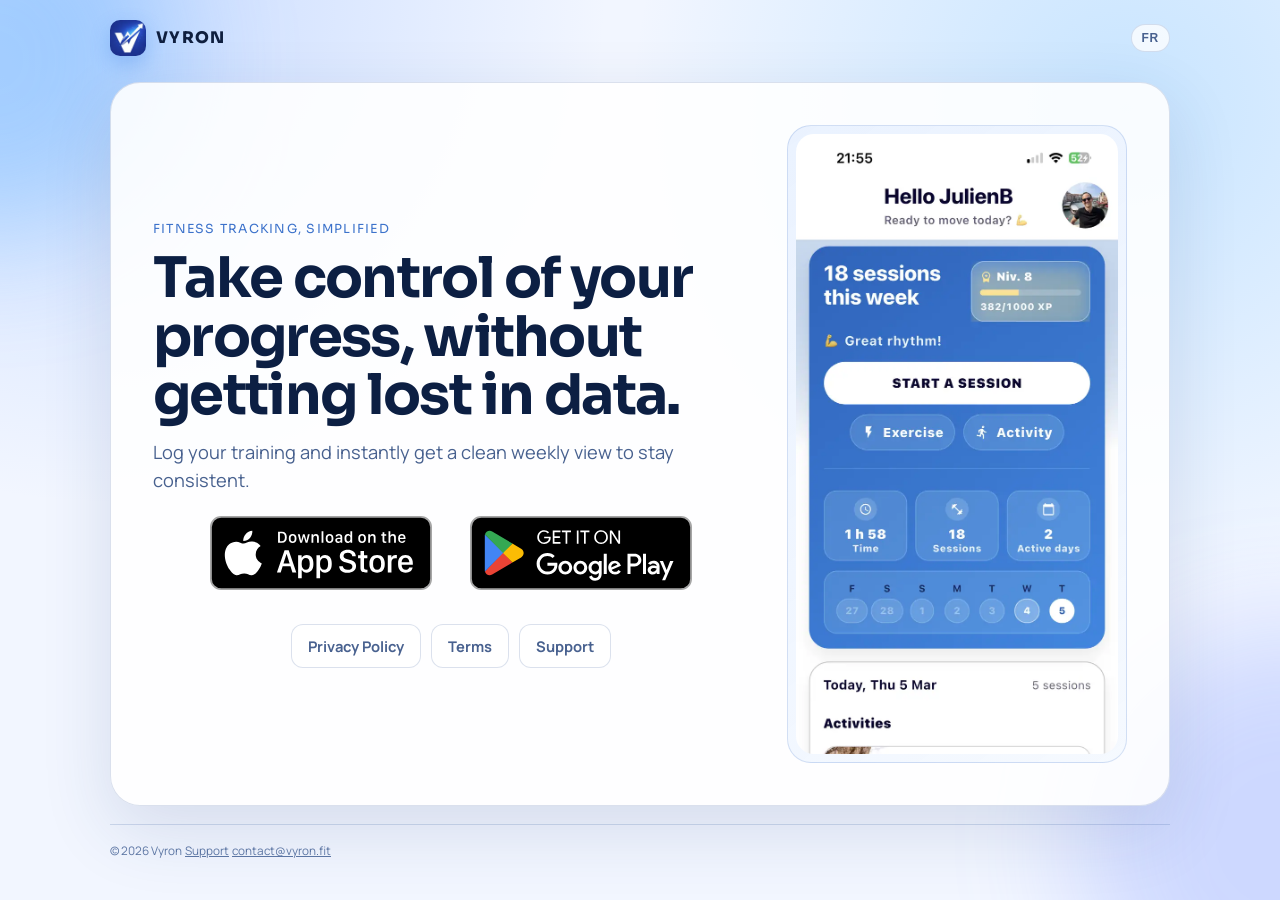
<file: index.html>
<!doctype html>
<html lang="en">
  <head>
    <meta charset="UTF-8" />
    <meta name="viewport" content="width=device-width, initial-scale=1.0" />
    <title>Vyron | Clear progress, no data overload</title>
    <meta
      name="description"
      content="Vyron helps you track sessions, activities, and mini-workouts with a simple and clear progress view."
    />
    <link rel="preconnect" href="https://fonts.googleapis.com" />
    <link rel="preconnect" href="https://fonts.gstatic.com" crossorigin />
    <link
      href="https://fonts.googleapis.com/css2?family=Sora:wght@600;700;800&family=Manrope:wght@400;500;600;700&display=swap"
      rel="stylesheet"
    />
    <link rel="stylesheet" href="style.css" />
  </head>
  <body>
    <div class="bg-glow bg-glow-left" aria-hidden="true"></div>
    <div class="bg-glow bg-glow-right" aria-hidden="true"></div>

    <header class="topbar container">
      <a href="index.html" class="brand" aria-label="Vyron home">
        <img src="assets/vyron-logo.webp" alt="Vyron logo" width="36" height="36" />
        <span>VYRON</span>
      </a>
      <button id="langToggle" class="lang-toggle" type="button" aria-label="Switch language">FR</button>
    </header>

    <main class="container">
      <section class="hero">
        <div class="hero-copy">
          <p class="eyebrow" data-en="Fitness tracking, simplified" data-fr="Suivi fitness, simplifié">
            Fitness tracking, simplified
          </p>
          <h1
            data-en="Take control of your progress, without getting lost in data."
            data-fr="Prends le contrôle de ta progression, sans te perdre dans les données."
          >
            Take control of your progress, without getting lost in data.
          </h1>
          <p
            class="lead"
            data-en="Log your training and instantly get a clean weekly view to stay consistent."
            data-fr="Enregistre tes entraînements et obtiens instantanément une vue hebdomadaire claire pour rester régulier."
          >
            Log your training and instantly get a clean weekly view to stay consistent.
          </p>

          <div class="store-actions">
            <a
              class="store-badge"
              href="https://apps.apple.com/fr/app/vyron/id6753627633"
              target="_blank"
              rel="noopener noreferrer"
              aria-label="Download Vyron on the App Store"
            >
              <img
                id="badgeAppStore"
                class="store-badge-image"
                src="assets/badge-app-store-en.svg"
                alt="Download on the App Store"
                width="250"
                height="74"
              />
            </a>
            <a
              class="store-badge"
              href="https://play.google.com/store/apps/details?id=com.julienbecker.risefit"
              target="_blank"
              rel="noopener noreferrer"
              aria-label="Get Vyron on Google Play"
            >
              <img
                id="badgeGooglePlay"
                class="store-badge-image"
                src="assets/badge-google-play-en.svg"
                alt="Get it on Google Play"
                width="250"
                height="74"
              />
            </a>
          </div>
          <div class="actions actions-secondary">
            <a
              class="btn btn-ghost"
              href="privacy.html"
              data-en="Privacy Policy"
              data-fr="Confidentialité"
              >Privacy Policy</a
            >
            <a
              class="btn btn-ghost"
              href="terms.html"
              data-en="Terms"
              data-fr="CGU"
              >Terms</a
            >
            <a
              class="btn btn-ghost"
              href="support.html"
              data-en="Support"
              data-fr="Support"
              >Support</a
            >
          </div>
        </div>

        <figure class="app-shot">
          <img
            id="appPreview"
            src="assets/vyron-app-preview.webp"
            alt="Vyron app preview"
            width="720"
            height="1561"
            loading="lazy"
          />
        </figure>
      </section>
    </main>

    <footer class="footer container">
      <small>© <span id="year"></span> Vyron</small>
      <small><a href="support.html" data-en="Support" data-fr="Support">Support</a></small>
      <small><a href="mailto:contact@vyron.fit">contact@vyron.fit</a></small>
    </footer>

    <script>
      const yearNode = document.getElementById("year");
      if (yearNode) yearNode.textContent = new Date().getFullYear();

      const langToggle = document.getElementById("langToggle");
      const i18nNodes = document.querySelectorAll("[data-en][data-fr]");
      const appPreview = document.getElementById("appPreview");
      const badgeAppStore = document.getElementById("badgeAppStore");
      const badgeGooglePlay = document.getElementById("badgeGooglePlay");
      function applyLang(lang) {
        const safeLang = lang === "fr" ? "fr" : "en";
        document.documentElement.lang = safeLang;
        i18nNodes.forEach((node) => {
          node.textContent = node.dataset[safeLang];
        });
        if (langToggle) {
          langToggle.textContent = safeLang === "en" ? "FR" : "EN";
          langToggle.setAttribute(
            "aria-label",
            safeLang === "en" ? "Switch to French" : "Passer en anglais"
          );
        }
        if (appPreview) {
          appPreview.src =
            safeLang === "fr"
              ? "assets/vyron-app-preview-fr.webp"
              : "assets/vyron-app-preview.webp";
        }
        if (badgeAppStore) {
          badgeAppStore.src =
            safeLang === "fr"
              ? "assets/badge-app-store-fr.svg"
              : "assets/badge-app-store-en.svg";
          badgeAppStore.alt =
            safeLang === "fr"
              ? "Télécharger dans l'App Store"
              : "Download on the App Store";
        }
        if (badgeGooglePlay) {
          badgeGooglePlay.src =
            safeLang === "fr"
              ? "assets/badge-google-play-fr.svg"
              : "assets/badge-google-play-en.svg";
          badgeGooglePlay.alt =
            safeLang === "fr"
              ? "Disponible sur Google Play"
              : "Get it on Google Play";
        }
      }

      const initialLang = localStorage.getItem("vyron-lang") || "en";
      applyLang(initialLang);

      if (langToggle) {
        langToggle.addEventListener("click", () => {
          const nextLang = document.documentElement.lang === "en" ? "fr" : "en";
          localStorage.setItem("vyron-lang", nextLang);
          applyLang(nextLang);
        });
      }
    </script>
  </body>
</html>
</file>
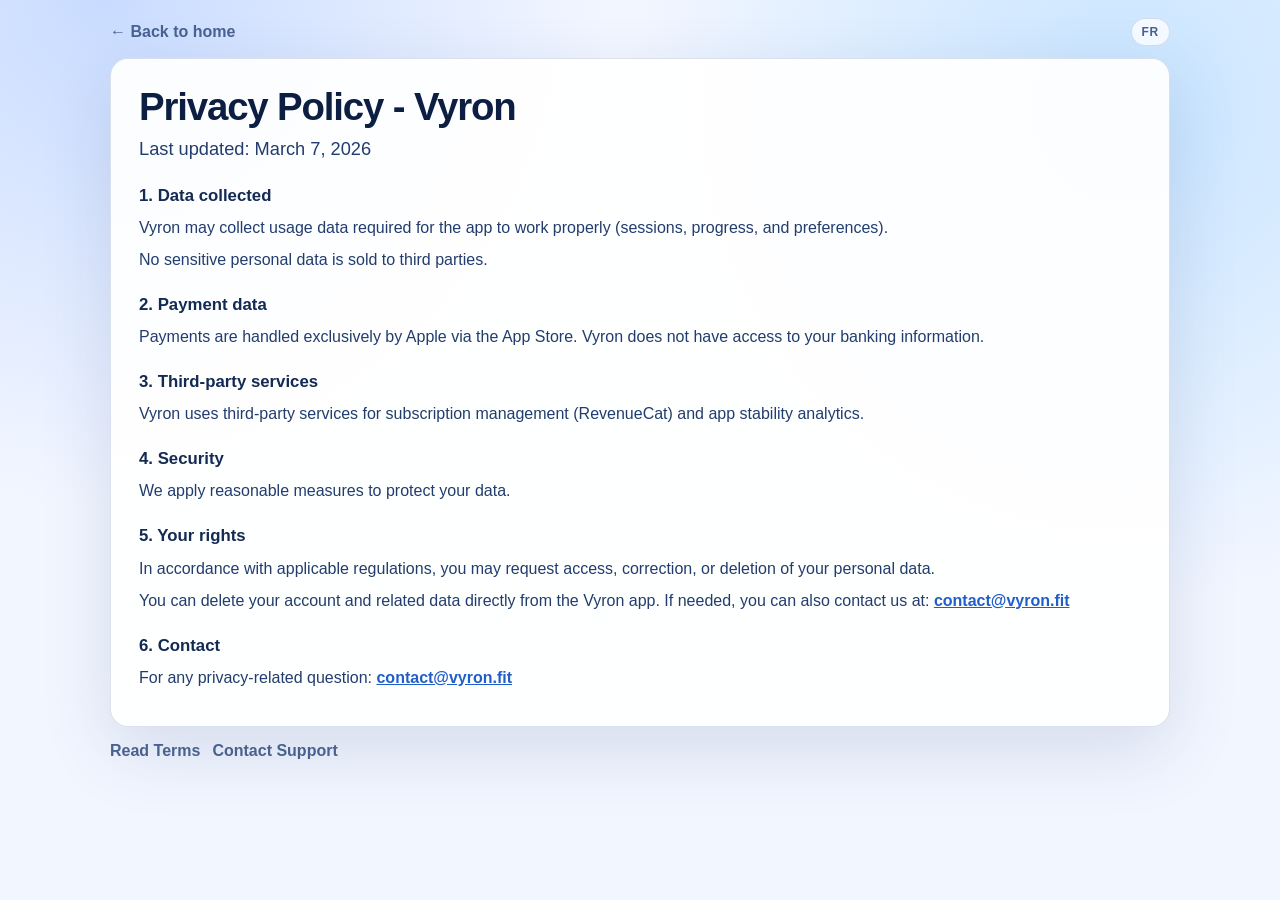
<file: privacy.html>
<!doctype html>
<html lang="en">
  <head>
    <meta charset="UTF-8" />
    <meta name="viewport" content="width=device-width, initial-scale=1.0" />
    <title>Privacy Policy - Vyron</title>
    <meta name="description" content="Vyron privacy policy." />
    <link rel="stylesheet" href="style.css" />
  </head>
  <body class="legal-page">
    <main class="container legal-shell">
      <header class="legal-toolbar">
        <a class="legal-back" href="index.html">&larr; <span data-en="Back to home" data-fr="Retour à l'accueil">Back to home</span></a>
        <button id="langToggle" class="lang-toggle" type="button" aria-label="Switch language">FR</button>
      </header>

      <article class="card legal-block legal-en">
        <h1>Privacy Policy - Vyron</h1>
        <p class="lead">Last updated: March 7, 2026</p>

        <h2>1. Data collected</h2>
        <p>
          Vyron may collect usage data required for the app to work properly
          (sessions, progress, and preferences).
        </p>
        <p>No sensitive personal data is sold to third parties.</p>

        <h2>2. Payment data</h2>
        <p>
          Payments are handled exclusively by Apple via the App Store.
          Vyron does not have access to your banking information.
        </p>

        <h2>3. Third-party services</h2>
        <p>
          Vyron uses third-party services for subscription management (RevenueCat)
          and app stability analytics.
        </p>

        <h2>4. Security</h2>
        <p>We apply reasonable measures to protect your data.</p>

        <h2>5. Your rights</h2>
        <p>
          In accordance with applicable regulations, you may request access,
          correction, or deletion of your personal data.
        </p>
        <p>
          You can delete your account and related data directly from the Vyron app.
          If needed, you can also contact us at:
          <a href="mailto:contact@vyron.fit">contact@vyron.fit</a>
        </p>

        <h2>6. Contact</h2>
        <p>
          For any privacy-related question:
          <a href="mailto:contact@vyron.fit">contact@vyron.fit</a>
        </p>
      </article>

      <article class="card legal-block legal-fr" hidden>
        <h1>Politique de confidentialite - Vyron</h1>
        <p class="lead">Derniere mise a jour : 7 mars 2026</p>

        <h2>1. Donnees collectees</h2>
        <p>
          Vyron peut collecter des donnees liees a l'utilisation de l'application
          (seances, progression, preferences).
        </p>
        <p>Aucune donnee sensible n'est vendue a des tiers.</p>

        <h2>2. Donnees de paiement</h2>
        <p>
          Les paiements sont geres exclusivement par Apple via l'App Store.
          Vyron n'a jamais acces a vos informations bancaires.
        </p>

        <h2>3. Services tiers</h2>
        <p>
          Vyron utilise des services tiers pour la gestion des abonnements
          (RevenueCat) et l'analyse de stabilite de l'application.
        </p>

        <h2>4. Securite</h2>
        <p>Nous mettons en oeuvre des mesures raisonnables pour proteger vos donnees.</p>

        <h2>5. Vos droits</h2>
        <p>
          Conformement a la reglementation en vigueur, vous disposez d'un droit
          d'acces, de rectification et de suppression de vos donnees personnelles.
        </p>
        <p>
          Vous pouvez supprimer votre compte et vos donnees directement depuis
          l'application Vyron. En cas de difficulte, contactez-nous a :
          <a href="mailto:contact@vyron.fit">contact@vyron.fit</a>
        </p>

        <h2>6. Contact</h2>
        <p>
          Pour toute question relative a la confidentialite :
          <a href="mailto:contact@vyron.fit">contact@vyron.fit</a>
        </p>
      </article>

      <nav class="legal-links">
        <a href="terms.html" data-en="Read Terms" data-fr="Voir les CGU">Read Terms</a>
        <a href="support.html" data-en="Contact Support" data-fr="Contacter le support">Contact Support</a>
      </nav>
    </main>

    <script>
      const langToggle = document.getElementById("langToggle");
      const enBlock = document.querySelector(".legal-en");
      const frBlock = document.querySelector(".legal-fr");
      const i18nNodes = document.querySelectorAll("[data-en][data-fr]");

      function applyLang(lang) {
        const safeLang = lang === "fr" ? "fr" : "en";
        document.documentElement.lang = safeLang;
        if (enBlock) enBlock.hidden = safeLang !== "en";
        if (frBlock) frBlock.hidden = safeLang !== "fr";
        i18nNodes.forEach((node) => {
          node.textContent = node.dataset[safeLang];
        });
        if (langToggle) {
          langToggle.textContent = safeLang === "en" ? "FR" : "EN";
          langToggle.setAttribute(
            "aria-label",
            safeLang === "en" ? "Switch to French" : "Passer en anglais"
          );
        }
      }

      const initialLang = localStorage.getItem("vyron-lang") || "en";
      applyLang(initialLang);

      if (langToggle) {
        langToggle.addEventListener("click", () => {
          const nextLang = document.documentElement.lang === "en" ? "fr" : "en";
          localStorage.setItem("vyron-lang", nextLang);
          applyLang(nextLang);
        });
      }
    </script>
  </body>
</html>
</file>
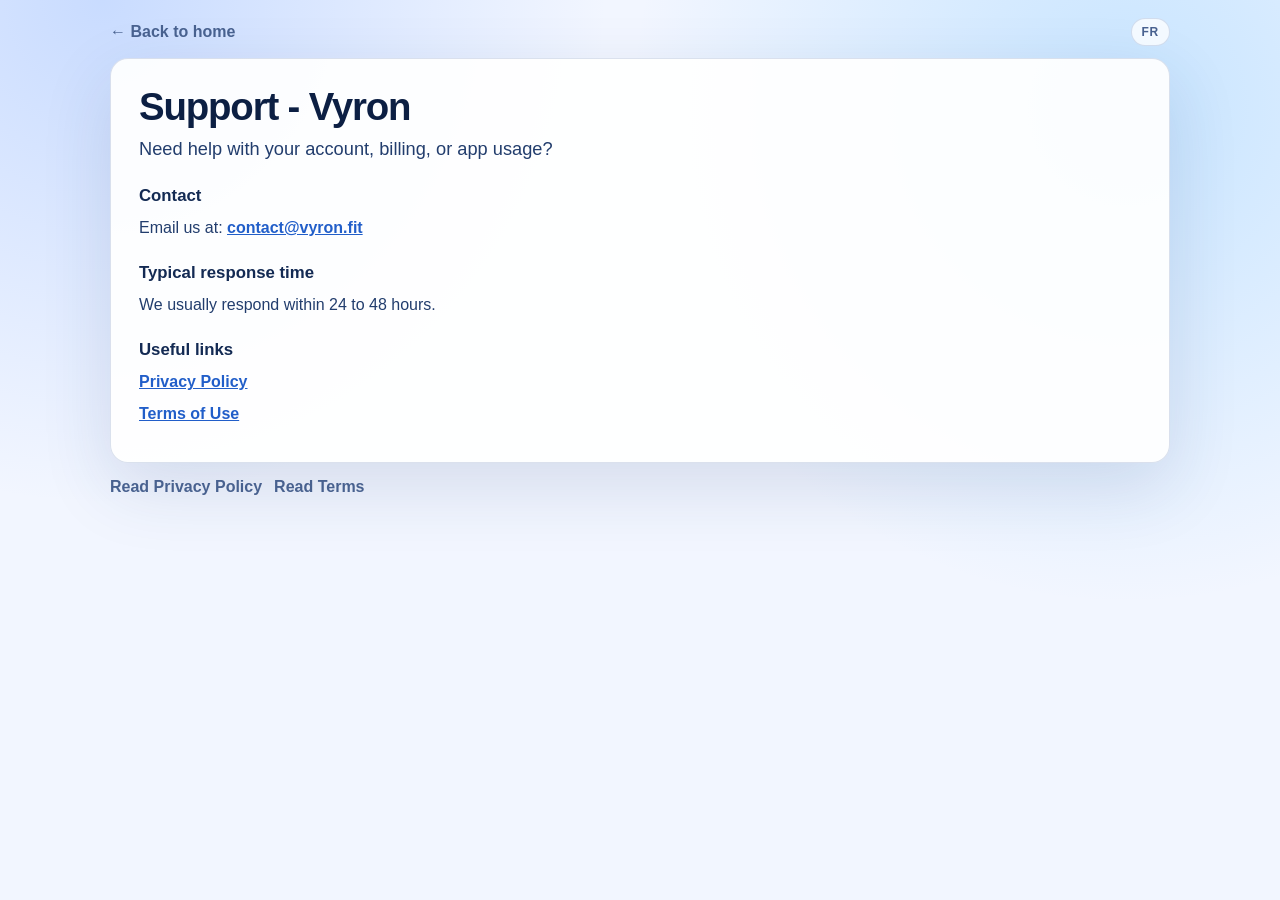
<file: support.html>
<!doctype html>
<html lang="en">
  <head>
    <meta charset="UTF-8" />
    <meta name="viewport" content="width=device-width, initial-scale=1.0" />
    <title>Support - Vyron</title>
    <meta name="description" content="Vyron support page." />
    <link rel="stylesheet" href="style.css" />
  </head>
  <body class="legal-page">
    <main class="container legal-shell">
      <header class="legal-toolbar">
        <a class="legal-back" href="index.html">&larr; <span data-en="Back to home" data-fr="Retour a l'accueil">Back to home</span></a>
        <button id="langToggle" class="lang-toggle" type="button" aria-label="Switch language">FR</button>
      </header>

      <article class="card legal-block legal-en">
        <h1>Support - Vyron</h1>
        <p class="lead">Need help with your account, billing, or app usage?</p>

        <h2>Contact</h2>
        <p>
          Email us at: <a href="mailto:contact@vyron.fit">contact@vyron.fit</a>
        </p>

        <h2>Typical response time</h2>
        <p>We usually respond within 24 to 48 hours.</p>

        <h2>Useful links</h2>
        <p><a href="privacy.html">Privacy Policy</a></p>
        <p><a href="terms.html">Terms of Use</a></p>
      </article>

      <article class="card legal-block legal-fr" hidden>
        <h1>Support - Vyron</h1>
        <p class="lead">Besoin d'aide pour votre compte, vos abonnements ou l'utilisation de l'app ?</p>

        <h2>Contact</h2>
        <p>
          Ecrivez-nous a : <a href="mailto:contact@vyron.fit">contact@vyron.fit</a>
        </p>

        <h2>Delai de reponse</h2>
        <p>Nous repondons en general sous 24 a 48 heures.</p>

        <h2>Liens utiles</h2>
        <p><a href="privacy.html">Politique de confidentialite</a></p>
        <p><a href="terms.html">Conditions generales d'utilisation</a></p>
      </article>

      <nav class="legal-links">
        <a href="privacy.html" data-en="Read Privacy Policy" data-fr="Voir la confidentialite">Read Privacy Policy</a>
        <a href="terms.html" data-en="Read Terms" data-fr="Voir les CGU">Read Terms</a>
      </nav>
    </main>

    <script>
      const langToggle = document.getElementById("langToggle");
      const enBlock = document.querySelector(".legal-en");
      const frBlock = document.querySelector(".legal-fr");
      const i18nNodes = document.querySelectorAll("[data-en][data-fr]");

      function applyLang(lang) {
        const safeLang = lang === "fr" ? "fr" : "en";
        document.documentElement.lang = safeLang;
        if (enBlock) enBlock.hidden = safeLang !== "en";
        if (frBlock) frBlock.hidden = safeLang !== "fr";
        i18nNodes.forEach((node) => {
          node.textContent = node.dataset[safeLang];
        });
        if (langToggle) {
          langToggle.textContent = safeLang === "en" ? "FR" : "EN";
          langToggle.setAttribute(
            "aria-label",
            safeLang === "en" ? "Switch to French" : "Passer en anglais"
          );
        }
      }

      const initialLang = localStorage.getItem("vyron-lang") || "en";
      applyLang(initialLang);

      if (langToggle) {
        langToggle.addEventListener("click", () => {
          const nextLang = document.documentElement.lang === "en" ? "fr" : "en";
          localStorage.setItem("vyron-lang", nextLang);
          applyLang(nextLang);
        });
      }
    </script>
  </body>
</html>
</file>
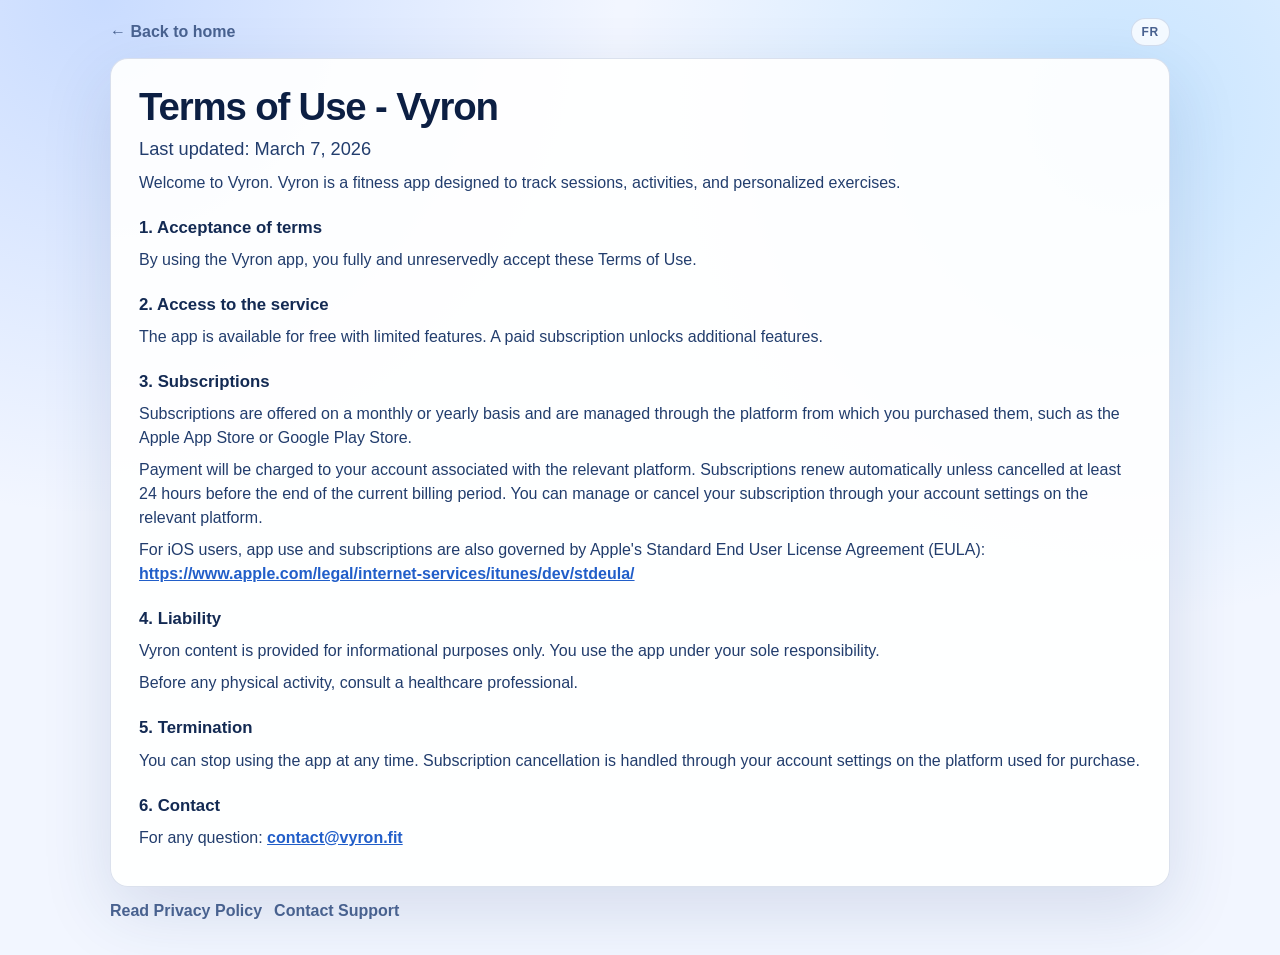
<file: terms.html>
<!doctype html>
<html lang="en">
  <head>
    <meta charset="UTF-8" />
    <meta name="viewport" content="width=device-width, initial-scale=1.0" />
    <title>Terms of Use - Vyron</title>
    <meta name="description" content="Vyron terms of use." />
    <link rel="stylesheet" href="style.css" />
  </head>
  <body class="legal-page">
    <main class="container legal-shell">
      <header class="legal-toolbar">
        <a class="legal-back" href="index.html">&larr; <span data-en="Back to home" data-fr="Retour a l'accueil">Back to home</span></a>
        <button id="langToggle" class="lang-toggle" type="button" aria-label="Switch language">FR</button>
      </header>

      <article class="card legal-block legal-en">
        <h1>Terms of Use - Vyron</h1>
        <p class="lead">Last updated: March 7, 2026</p>

        <p>
          Welcome to Vyron. Vyron is a fitness app designed to track sessions,
          activities, and personalized exercises.
        </p>

        <h2>1. Acceptance of terms</h2>
        <p>
          By using the Vyron app, you fully and unreservedly accept these Terms of Use.
        </p>

        <h2>2. Access to the service</h2>
        <p>
          The app is available for free with limited features.
          A paid subscription unlocks additional features.
        </p>

        <h2>3. Subscriptions</h2>
        <p>
          Subscriptions are offered on a monthly or yearly basis and are managed
          through the platform from which you purchased them, such as the Apple
          App Store or Google Play Store.
        </p>
        <p>
          Payment will be charged to your account associated with the relevant
          platform. Subscriptions renew automatically unless cancelled at least
          24 hours before the end of the current billing period. You can manage
          or cancel your subscription through your account settings on the
          relevant platform.
        </p>
        <p>
          For iOS users, app use and subscriptions are also governed by Apple&apos;s
          Standard End User License Agreement (EULA):
          <a href="https://www.apple.com/legal/internet-services/itunes/dev/stdeula/">
            https://www.apple.com/legal/internet-services/itunes/dev/stdeula/
          </a>
        </p>

        <h2>4. Liability</h2>
        <p>
          Vyron content is provided for informational purposes only.
          You use the app under your sole responsibility.
        </p>
        <p>
          Before any physical activity, consult a healthcare professional.
        </p>

        <h2>5. Termination</h2>
        <p>
          You can stop using the app at any time.
          Subscription cancellation is handled through your account settings on
          the platform used for purchase.
        </p>

        <h2>6. Contact</h2>
        <p>
          For any question:
          <a href="mailto:contact@vyron.fit">contact@vyron.fit</a>
        </p>
      </article>

      <article class="card legal-block legal-fr" hidden>
        <h1>Conditions generales d'utilisation - Vyron</h1>
        <p class="lead">Derniere mise a jour : 7 mars 2026</p>

        <p>
          Bienvenue sur Vyron. Vyron est une application de fitness permettant
          de suivre des seances, des activites et des exercices personnalises.
        </p>

        <h2>1. Acceptation des conditions</h2>
        <p>
          En utilisant l'application Vyron, vous acceptez pleinement et sans reserve
          les presentes Conditions Generales d'Utilisation.
        </p>

        <h2>2. Acces au service</h2>
        <p>
          L'application est accessible gratuitement avec des fonctionnalites limitees.
          Un abonnement payant permet de debloquer des fonctionnalites supplementaires.
        </p>

        <h2>3. Abonnements</h2>
        <p>
          Les abonnements sont proposes sous forme mensuelle ou annuelle et sont
          geres via la plateforme depuis laquelle vous les avez souscrits, comme
          l'App Store d'Apple ou le Google Play Store.
        </p>
        <p>
          Le paiement est debite via le compte associe a la plateforme concernee.
          L'abonnement se renouvelle automatiquement sauf annulation au moins
          24 heures avant la fin de la periode en cours. Vous pouvez gerer ou
          annuler votre abonnement dans les reglages de votre compte sur la
          plateforme concernee.
        </p>
        <p>
          Pour les utilisateurs iOS, l'utilisation de l'application et les abonnements
          sont egalement regis par le Contrat type de Licence Utilisateur Final d'Apple
          (EULA) :
          <a href="https://www.apple.com/legal/internet-services/itunes/dev/stdeula/">
            https://www.apple.com/legal/internet-services/itunes/dev/stdeula/
          </a>
        </p>

        <h2>4. Responsabilite</h2>
        <p>
          Vyron fournit des contenus a titre informatif. L'utilisation de l'application
          se fait sous votre seule responsabilite.
        </p>
        <p>
          Avant toute activite physique, consultez un professionnel de sante.
        </p>

        <h2>5. Resiliation</h2>
        <p>
          Vous pouvez arreter d'utiliser l'application a tout moment.
          La resiliation d'un abonnement se fait dans les reglages du compte de
          la plateforme utilisee pour l'achat.
        </p>

        <h2>6. Contact</h2>
        <p>
          Pour toute question :
          <a href="mailto:contact@vyron.fit">contact@vyron.fit</a>
        </p>
      </article>

      <nav class="legal-links">
        <a href="privacy.html" data-en="Read Privacy Policy" data-fr="Voir la confidentialite">Read Privacy Policy</a>
        <a href="support.html" data-en="Contact Support" data-fr="Contacter le support">Contact Support</a>
      </nav>
    </main>

    <script>
      const langToggle = document.getElementById("langToggle");
      const enBlock = document.querySelector(".legal-en");
      const frBlock = document.querySelector(".legal-fr");
      const i18nNodes = document.querySelectorAll("[data-en][data-fr]");

      function applyLang(lang) {
        const safeLang = lang === "fr" ? "fr" : "en";
        document.documentElement.lang = safeLang;
        if (enBlock) enBlock.hidden = safeLang !== "en";
        if (frBlock) frBlock.hidden = safeLang !== "fr";
        i18nNodes.forEach((node) => {
          node.textContent = node.dataset[safeLang];
        });
        if (langToggle) {
          langToggle.textContent = safeLang === "en" ? "FR" : "EN";
          langToggle.setAttribute(
            "aria-label",
            safeLang === "en" ? "Switch to French" : "Passer en anglais"
          );
        }
      }

      const initialLang = localStorage.getItem("vyron-lang") || "en";
      applyLang(initialLang);

      if (langToggle) {
        langToggle.addEventListener("click", () => {
          const nextLang = document.documentElement.lang === "en" ? "fr" : "en";
          localStorage.setItem("vyron-lang", nextLang);
          applyLang(nextLang);
        });
      }
    </script>
  </body>
</html>
</file>
<file: style.css>
:root {
  --bg: #f2f6ff;
  --text: #0f1f3f;
  --muted: #48618f;
  --line: rgba(36, 72, 141, 0.16);
  --surface: rgba(255, 255, 255, 0.88);
  --brand: #2f7fff;
  --brand-2: #5cafff;
  --radius-xl: 30px;
  --radius-lg: 18px;
  --radius-sm: 12px;
  --shadow: 0 24px 70px rgba(32, 62, 118, 0.14);
}

* {
  box-sizing: border-box;
}

html,
body {
  margin: 0;
  min-height: 100%;
}

body {
  font-family: "Manrope", "Avenir Next", sans-serif;
  color: var(--text);
  background:
    radial-gradient(circle at 8% 0%, rgba(114, 164, 255, 0.32) 0%, transparent 34%),
    radial-gradient(circle at 88% 12%, rgba(89, 183, 255, 0.28) 0%, transparent 36%),
    var(--bg);
  line-height: 1.5;
  overflow-x: hidden;
}

h1,
.brand,
.eyebrow {
  font-family: "Sora", "Avenir Next", sans-serif;
}

a {
  color: inherit;
}

.container {
  width: min(1060px, calc(100% - 44px));
  margin: 0 auto;
}

.bg-glow {
  position: fixed;
  border-radius: 999px;
  filter: blur(60px);
  pointer-events: none;
  z-index: -1;
}

.bg-glow-left {
  width: 360px;
  height: 360px;
  left: -190px;
  top: -120px;
  background: rgba(94, 176, 255, 0.4);
}

.bg-glow-right {
  width: 420px;
  height: 420px;
  right: -220px;
  bottom: -150px;
  background: rgba(102, 131, 255, 0.26);
}

.topbar {
  padding: 20px 0 16px;
  display: flex;
  justify-content: space-between;
  align-items: center;
}

.brand {
  text-decoration: none;
  display: inline-flex;
  align-items: center;
  gap: 10px;
  font-weight: 800;
  letter-spacing: 0.08em;
}

.brand img {
  width: 36px;
  height: 36px;
  border-radius: 10px;
  box-shadow: 0 8px 20px rgba(46, 120, 227, 0.28);
}

.lang-toggle {
  border: 1px solid var(--line);
  background: rgba(255, 255, 255, 0.76);
  color: var(--muted);
  border-radius: 999px;
  font-size: 0.75rem;
  font-weight: 700;
  letter-spacing: 0.06em;
  padding: 6px 10px;
  cursor: pointer;
}

.hero {
  margin-top: 10px;
  border: 1px solid var(--line);
  border-radius: var(--radius-xl);
  background: var(--surface);
  box-shadow: var(--shadow);
  padding: clamp(20px, 3.5vw, 42px);
  display: grid;
  grid-template-columns: 1fr min(38vw, 340px);
  gap: clamp(18px, 3vw, 38px);
  align-items: center;
}

.eyebrow {
  margin: 0;
  color: #3c72cb;
  font-size: 0.78rem;
  letter-spacing: 0.1em;
  text-transform: uppercase;
}

h1 {
  margin: 10px 0 14px;
  font-size: clamp(2rem, 4.8vw, 3.5rem);
  line-height: 1.05;
  letter-spacing: -0.03em;
  color: #0c1f43;
  max-width: 16ch;
  text-wrap: balance;
}

.lead {
  margin: 0;
  color: var(--muted);
  font-size: clamp(1rem, 1.5vw, 1.14rem);
  max-width: 56ch;
}

.store-actions {
  margin-top: 22px;
  display: flex;
  flex-wrap: wrap;
  gap: 10px;
  justify-content: center;
  align-items: center;
}

.actions {
  margin-top: 18px;
  display: flex;
  flex-wrap: wrap;
  gap: 10px;
}

.actions-secondary {
  margin-top: 34px;
  justify-content: center;
}

.store-badge {
  text-decoration: none;
  display: inline-flex;
  align-items: center;
  justify-content: center;
  transition: transform 0.18s ease;
}

.store-badge:hover {
  transform: translateY(-1px);
}

.store-badge-image {
  width: 250px;
  max-width: 100%;
  display: block;
}

.btn {
  text-decoration: none;
  display: inline-flex;
  align-items: center;
  justify-content: center;
  border: 1px solid transparent;
  border-radius: var(--radius-sm);
  font-size: 0.92rem;
  font-weight: 700;
  font-family: inherit;
  padding: 10px 16px;
  transition: transform 0.18s ease;
  cursor: pointer;
}

.btn:hover {
  transform: translateY(-1px);
}

.btn-primary {
  color: #fff;
  background: linear-gradient(180deg, var(--brand-2), var(--brand));
  box-shadow: 0 12px 28px rgba(47, 127, 255, 0.27);
}

.btn-ghost {
  color: var(--muted);
  border-color: var(--line);
  background: rgba(255, 255, 255, 0.72);
}

.app-shot {
  margin: 0;
  border-radius: 24px;
  border: 1px solid rgba(58, 106, 191, 0.18);
  background: linear-gradient(145deg, rgba(232, 241, 255, 0.9), rgba(243, 248, 255, 0.82));
  padding: 8px;
}

.app-shot img {
  width: 100%;
  height: auto;
  max-height: 620px;
  object-fit: cover;
  object-position: top;
  display: block;
  border-radius: 18px;
}

.footer {
  border-top: 1px solid rgba(58, 95, 160, 0.2);
  margin-top: 18px;
  padding: 14px 0 28px;
  color: #5b75a3;
  font-size: 0.88rem;
}

.card {
  border: 1px solid var(--line);
  border-radius: var(--radius-lg);
  background: rgba(255, 255, 255, 0.92);
  box-shadow: var(--shadow);
  padding: clamp(18px, 3vw, 28px);
}

.legal-page .bg-glow {
  opacity: 0.75;
}

.legal-shell {
  padding: 18px 0 32px;
}

.legal-toolbar {
  margin-bottom: 12px;
  display: flex;
  justify-content: space-between;
  align-items: center;
}

.legal-back {
  color: var(--muted);
  text-decoration: none;
  font-weight: 600;
}

.legal-block h1 {
  margin: 0 0 8px;
  max-width: none;
  font-size: clamp(1.7rem, 4vw, 2.4rem);
}

.legal-block h2 {
  margin: 20px 0 8px;
  font-family: "Sora", "Avenir Next", sans-serif;
  font-size: 1.05rem;
  color: #132a53;
}

.legal-block p {
  margin: 0 0 8px;
  color: #223d6d;
}

.legal-block a {
  color: #215ec9;
  font-weight: 700;
}

.legal-links {
  margin-top: 12px;
  display: flex;
  gap: 12px;
}

.legal-links a {
  text-decoration: none;
  color: var(--muted);
  font-weight: 600;
}

@media (max-width: 900px) {
  .hero {
    grid-template-columns: 1fr;
  }

  .store-badge {
    width: min(100%, 250px);
  }

  .store-badge-image {
    width: 100%;
  }

  h1 {
    max-width: none;
  }

  .app-shot {
    max-width: 320px;
  }
}

@media (max-width: 640px) {
  .container {
    width: min(1060px, calc(100% - 24px));
  }

  .actions {
    display: grid;
    grid-template-columns: 1fr;
  }

  .app-shot {
    max-width: none;
  }

  .legal-toolbar {
    align-items: flex-start;
    gap: 10px;
  }
}
</file>
